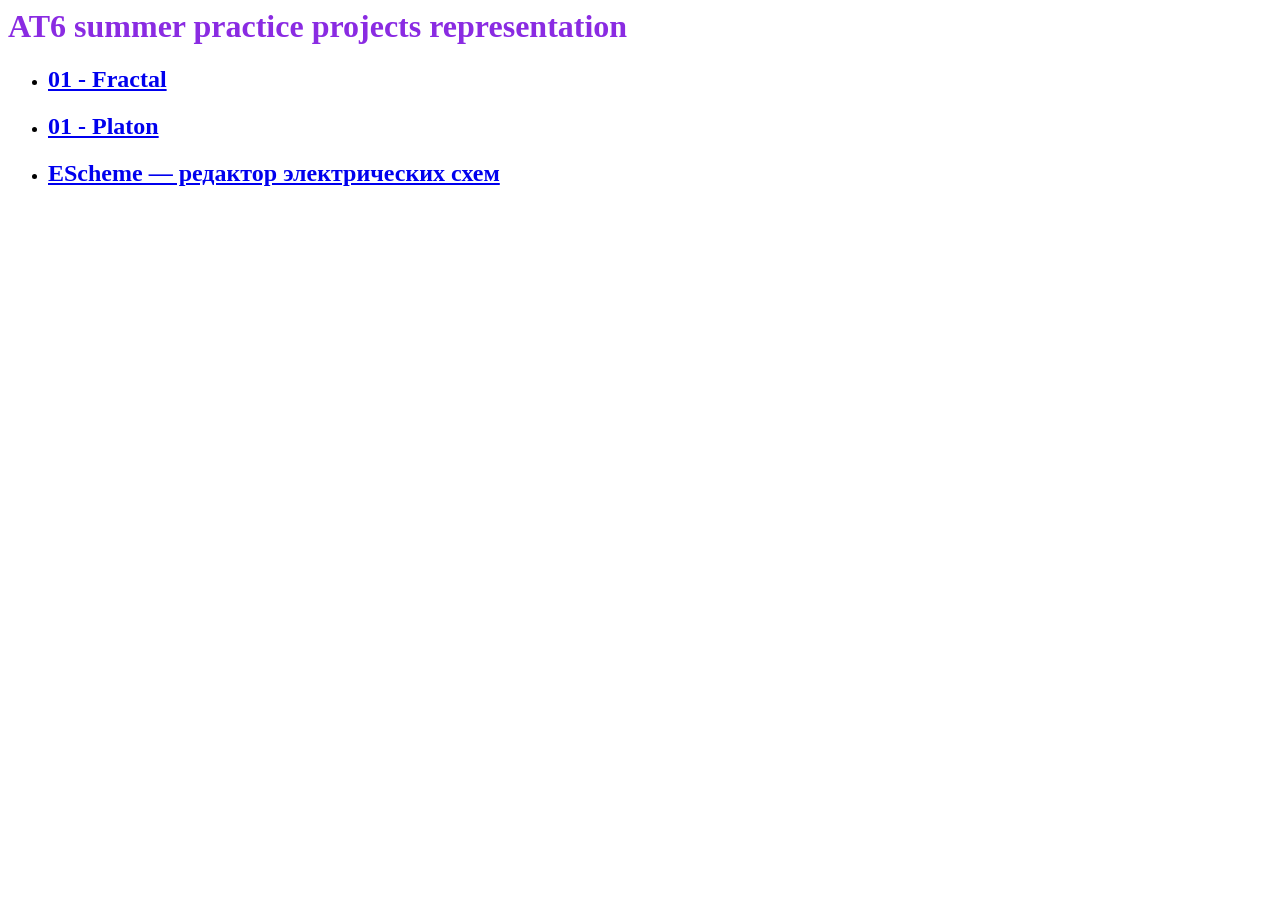
<file: index.html>
<!DOCKTYPE html>
<html lang="en" class="nontranslate" translate="no">
  <head>
    <title> AT6 </title>
    <meta charset="utf-8"/>
  </head>
  <body>
    <h1 style="color: blueviolet;"> AT6 summer practice projects representation </h1>
    <ul>
      <li><h2><a href="/01-fractal">01 - Fractal</a></h2></li>
      <li><h2><a href="/02-platon">01 - Platon</a></h2></li>
      <li><h2><a href="/EScheme/">EScheme — редактор электрических схем</a></h2></li>
    </ul>
  </body>
</html>
</file>
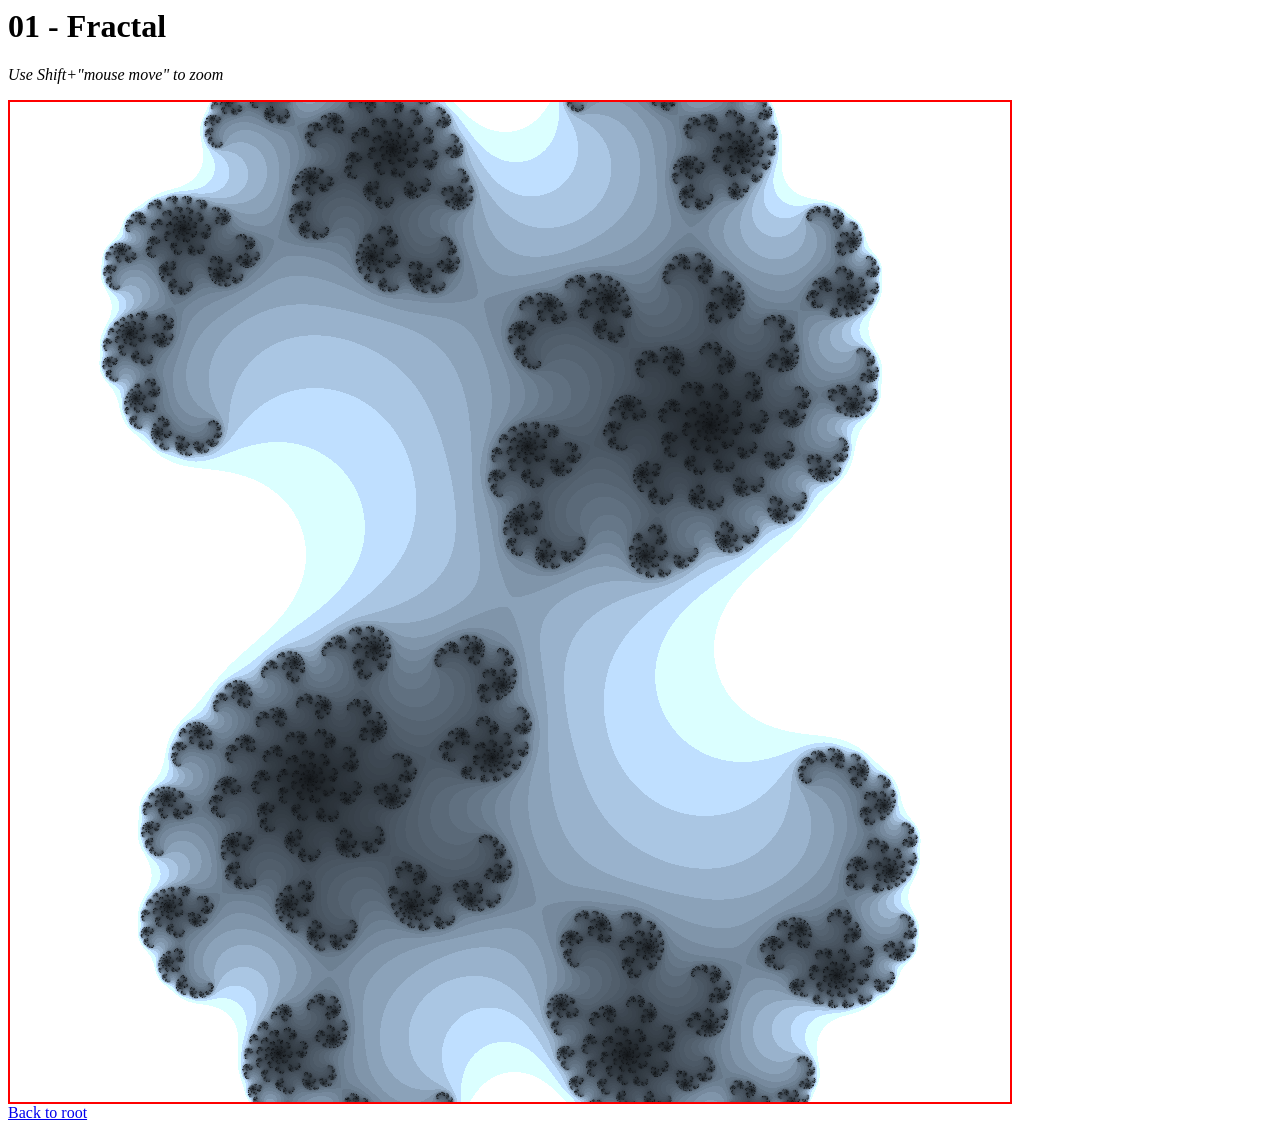
<file: 01-fractal/index.html>
<!DOCKTYPE html>
<html lang="ru" class="notranslate" translate="no">
  <head>
    <meta name="google" content="notranslate"> 
    <title> 01 - Fractal </title>
    <meta charset="utf-8"/>
    <script src="./main.js"></script>
  </head>
  <body>
    <h1><b>01 - Fractal</b></h1>
    <p><i>Use Shift+"mouse move" to zoom</i></p>
    <canvas id="mainCanvas" width="1000px" height="1000px" style="border: 2px solid red"></canvas><br/>
    <a href="/">Back to root</a>
  </body>
</html>
</file>
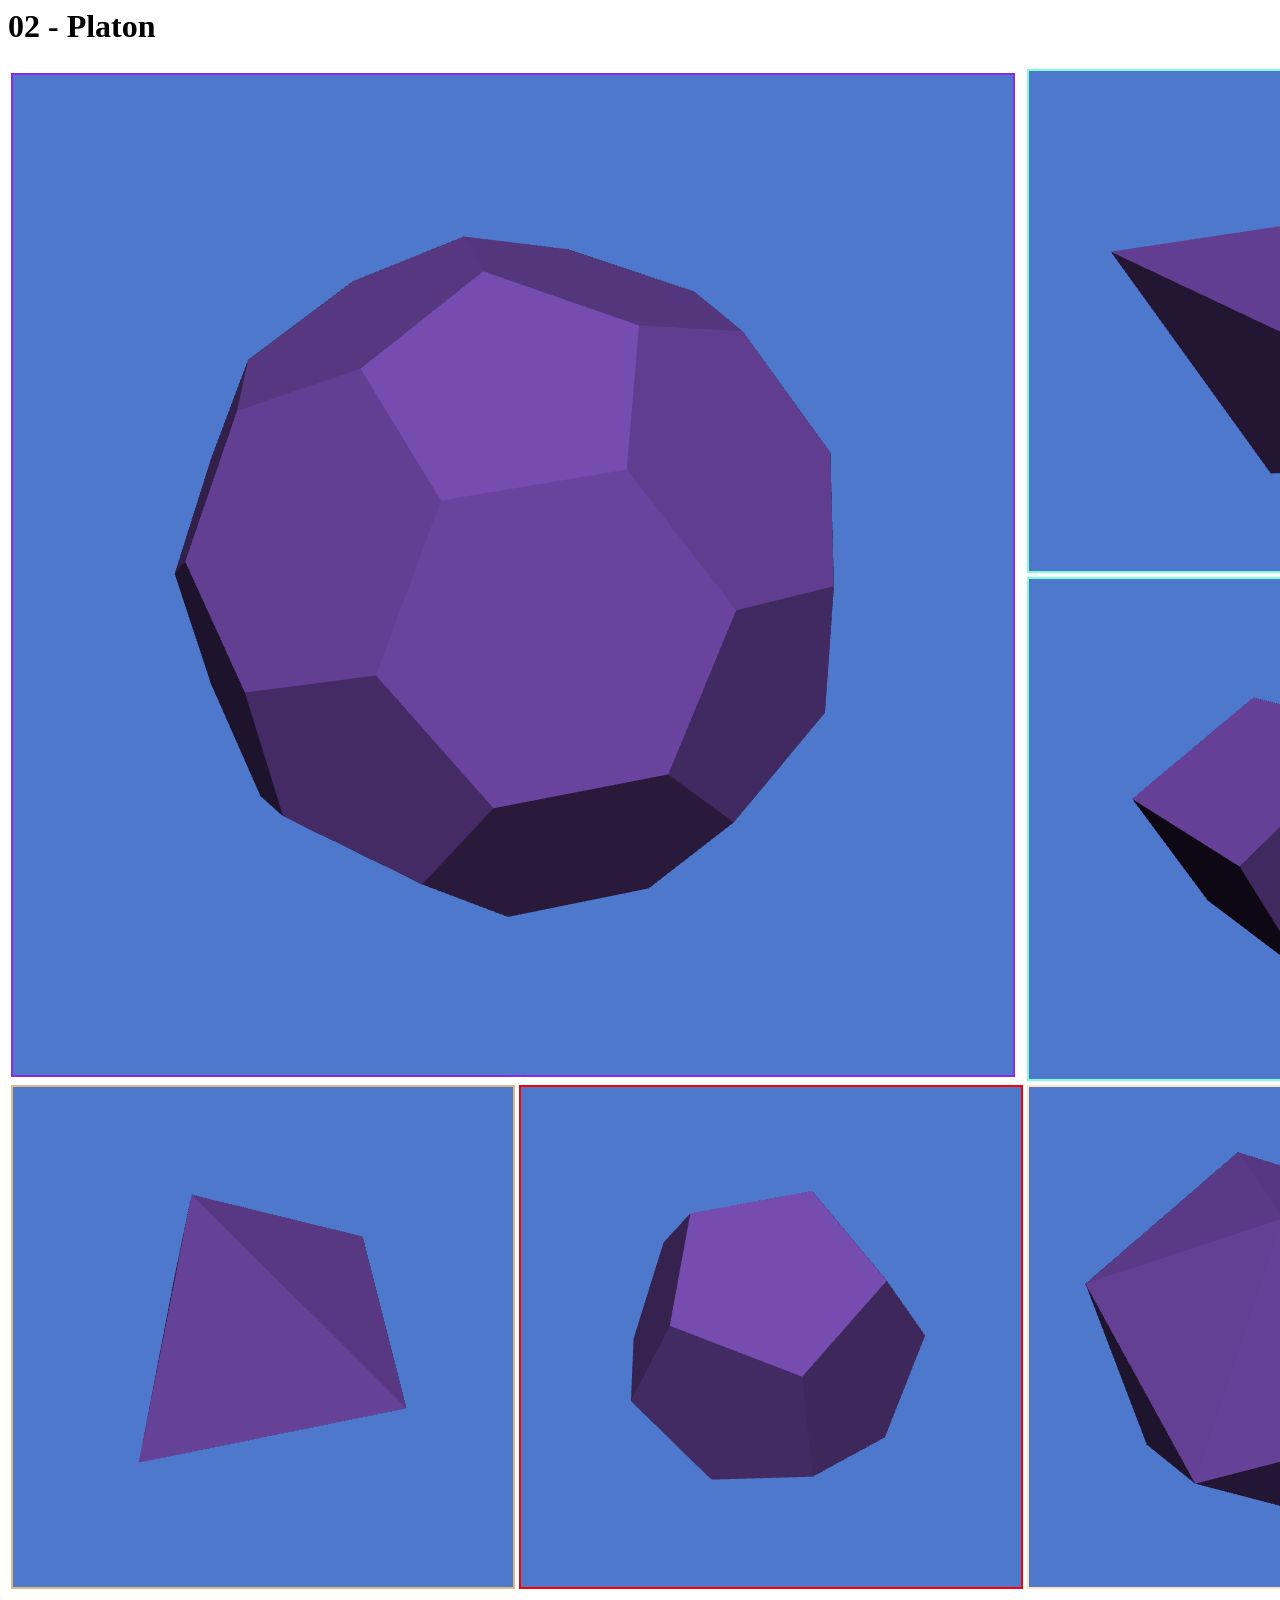
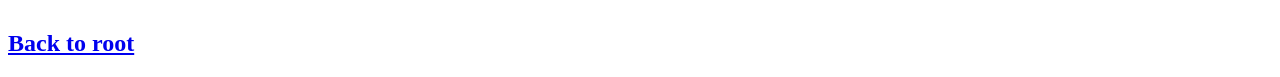
<file: 02-platon/index.html>
<!DOCKTYPE html>
<html lang="ru" class="notranslate" translate="no">
  <head>
    <meta name="google" content="notranslate"> 
    <title> AT6 </title>
    <meta charset="utf-8"/>
    <script src="./main.js"></script>
  </head>
  <body>
    <h1><b>02 - Platon</b></h1>
    <table>
      <tr>
        <td rowspan="2" colspan="2">
          <canvas id="can0" width="1000px" height="1000px" style="border: 2px solid blueviolet"></canvas>
        </td>
        <td>
          <canvas id="can5" width="500px" height="500px" style="border: 2px solid aquamarine"></canvas>      
        </td>
      </tr>
      <tr>
        <td>
          <canvas id="can1" width="500px" height="500px" style="border: 2px solid aquamarine"></canvas>
        </td>
      </tr>
      <tr>
        <td>
          <canvas id="can2" width="500px" height="500px" style="border: 2px solid burlywood"></canvas>
        </td>
        <td>
          <canvas id="can3" width="500px" height="500px" style="border: 2px solid red"></canvas>
        </td>
        <td>
          <canvas id="can4" width="500px" height="500px" style="border: 2px solid bisque"></canvas>
        </td>
      </tr>
    </table><br/>
    <h2><a href="/">Back to root</a></h2>
  </body>
</html>
</file>
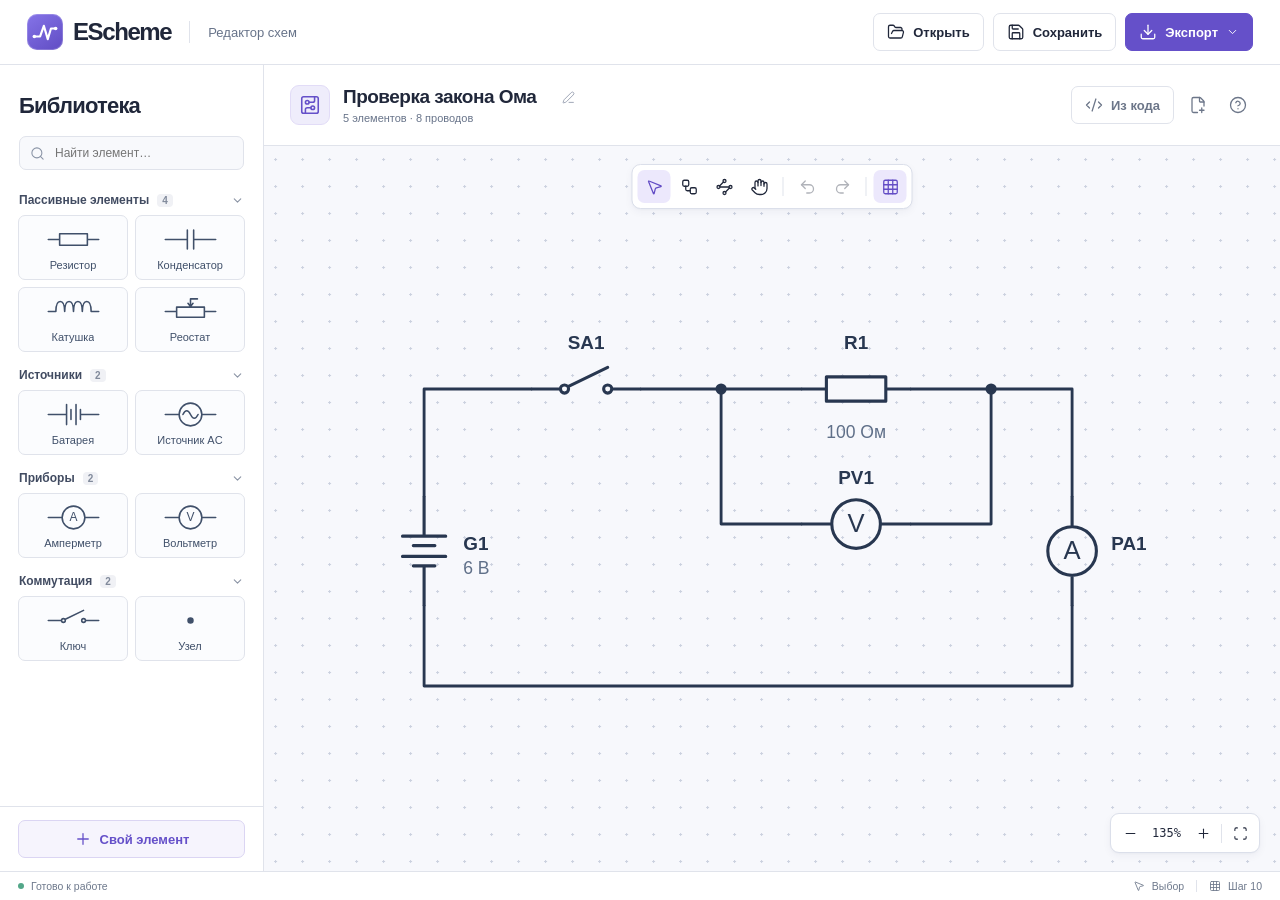
<file: EScheme/index.html>
<!doctype html>
<html lang="ru">
  <head>
    <meta charset="utf-8" />
    <meta name="viewport" content="width=device-width,initial-scale=1" />
    <meta name="theme-color" content="#f8f9fc" />
    <title>EScheme — редактор электрических схем</title>
    <link
      rel="icon"
      href="data:image/svg+xml,%3Csvg xmlns='http://www.w3.org/2000/svg' viewBox='0 0 40 40'%3E%3Crect width='40' height='40' rx='10' fill='%236451ca'/%3E%3Cpath d='M5 22h9l5-12 4 20 4-10h8' fill='none' stroke='white' stroke-width='3'/%3E%3C/svg%3E"
    />
    <script type="module" crossorigin src="./assets/index-5kNGmpjt.js"></script>
    <link rel="stylesheet" crossorigin href="./assets/index-BUIJkQqw.css">
  </head>
  <body>
    <div id="app"></div>
  </body>
</html>
</file>
<file: EScheme/assets/index-BUIJkQqw.css>
:root{font-family:Inter,-apple-system,BlinkMacSystemFont,Segoe UI,Arial,sans-serif;color:#20273a;background:#fff;font-synthesis:none;--violet: #6550c9;--line: #e0e3eb;--muted: #677389;--navy: #283750}*{box-sizing:border-box}body{margin:0}button,input{font:inherit}button{cursor:pointer;color:inherit}button:focus-visible,input:focus-visible,summary:focus-visible{outline:2px solid #8473e5;outline-offset:2px}button{border:0;background:transparent}button:disabled{opacity:.35;cursor:default}button svg,.search svg,.doc-icon svg,.doc-title svg,footer svg{width:18px;height:18px;display:block;flex:none;stroke-width:1.7}#app{display:flex;flex-direction:column;height:100dvh;min-height:370px}header{height:65px;flex:none;display:flex;align-items:center;border-bottom:1px solid var(--line);padding:0 27px;gap:18px;z-index:4;background:#fff}.brand{display:flex;align-items:center;font-size:24px;letter-spacing:-1.4px;font-weight:750;gap:10px;line-height:1}.brandmark{width:36px;height:36px;border-radius:10px;display:grid;place-items:center;background:linear-gradient(145deg,#8574e8,#604cc3);box-shadow:inset 0 0 0 1px #fff3}.brandmark svg{width:32px}.header-divider,.tools i,.zoom i,.footer-right i{height:22px;width:1px;background:var(--line);display:block}.app-type{font-size:13px;color:var(--muted)}.header-actions,.doc-actions,.toolset{display:flex;align-items:center;gap:7px}.header-actions{margin-left:auto;gap:9px}.btn,.icon-btn{display:inline-flex;align-items:center;justify-content:center;gap:8px;border-radius:7px;font-size:13px;font-weight:550}.btn{padding:9px 13px;min-height:36px;border:1px solid var(--line);background:#fff}.btn:hover,.icon-btn:hover,.category:hover{background:#f3f3f9}.btn.primary{background:var(--violet);color:#fff;border-color:var(--violet)}.btn.primary:hover{background:#5440b7}#export svg:last-child{width:13px}.export-wrap{position:relative}.menu{position:absolute;top:calc(100% + 7px);right:0;min-width:167px;padding:5px;border:1px solid var(--line);background:#fff;border-radius:9px;box-shadow:0 8px 22px #2532591c}.menu button{border:0;justify-content:flex-start;width:100%}.icon-btn{width:33px;height:33px;flex:none}.icon-btn.active{background:#ece8fc;color:#634dc5}.icon-btn.active:hover{background:#e4defb}main{display:flex;flex:1;min-height:0;position:relative}aside{width:264px;flex:none;border-right:1px solid var(--line);display:flex;flex-direction:column;background:#fff;z-index:3}.library-head{padding:23px 19px 13px}.kicker{font-size:9px;letter-spacing:1.6px;color:#7970a2;font-weight:750}h2{margin:5px 0 17px;font-size:22px;letter-spacing:-.8px}.search{display:flex;align-items:center;gap:8px;border:1px solid var(--line);border-radius:7px;background:#f8f9fc;padding:8px 10px;color:#8993a5}.search svg{width:15px;height:15px}.search input{width:100%;background:transparent;border:0;outline:none;font-size:12px;color:var(--navy)}#groups{overflow:auto;padding:0 18px 12px;flex:1;scrollbar-width:thin}.category{display:flex;align-items:center;gap:8px;padding:10px 1px 8px;cursor:pointer;list-style:none;font-size:12px;font-weight:650;color:#414b61}.category::-webkit-details-marker{display:none}.category .cnt{font-size:10px;color:#818a9b;background:#f0f1f5;padding:1px 5px;border-radius:4px;font-weight:550}.category svg{width:13px;height:13px;margin-left:auto;color:#8b94a5}.category svg{transform:rotate(-90deg)}details[open]>.category svg{transform:none}.cards{display:grid;grid-template-columns:1fr 1fr;gap:7px;margin-bottom:6px}.part{min-width:0;display:flex;align-items:center;justify-content:center;flex-direction:column;gap:5px;height:65px;border:1px solid var(--line);border-radius:7px;background:#fbfcfe;font-size:11px;font-weight:500;color:#40506a}.part:hover{background:#f4f1ff;border-color:#ad9fe4;color:var(--violet)}.thumbnail{width:57px;height:29px;display:block}.part span{overflow:hidden;text-overflow:ellipsis;white-space:nowrap;max-width:95%}.library-foot{padding:13px 18px;border-top:1px solid var(--line)}.library-foot button{width:100%;color:var(--violet);background:#f6f4fd;border-color:#dbd5f3}.workspace{display:flex;flex-direction:column;min-width:0;flex:1}.document{height:81px;padding:0 26px;display:flex;align-items:center;gap:13px;border-bottom:1px solid var(--line)}.doc-icon{background:#efedfb;border:1px solid #e2dcf7;border-radius:9px;width:40px;height:40px;color:var(--violet);display:grid;place-items:center}.doc-icon svg{width:22px;height:22px}.doc-copy{min-width:0}.doc-title{display:flex;align-items:center;gap:8px}.doc-title input{font-size:19px;font-weight:650;letter-spacing:-.5px;color:inherit;border:0;background:transparent;min-width:0;max-width:100%;padding:0}.doc-title label{cursor:pointer;color:#98a0b1}.doc-title svg{width:13px;height:13px}.doc-meta{font-size:11px;color:var(--muted);margin-top:4px}.doc-actions{margin-left:auto;color:#6c7689}.stage{position:relative;flex:1;min-height:0;isolation:isolate;background:#f7f8fc}#paper{position:absolute;inset:0;overflow:hidden;touch-action:none;--spacing: 20px;background-image:radial-gradient(circle,#cbd1df 1px,transparent 1.2px);background-size:var(--spacing) var(--spacing)}#paper.no-grid{background-image:none}#paper>svg{display:block;overflow:hidden}.float{border:1px solid #dbdfea;background:#fff;border-radius:9px;box-shadow:0 3px 9px #2532590c,0 1px 2px #25325908}.tools,.zoom{position:absolute;display:flex;align-items:center;gap:5px;padding:5px}.tools{top:18px;left:50%;transform:translate(-50%)}.toolset{gap:2px}.tools i,.zoom i{height:19px;margin:0 2px}.zoom{bottom:18px;right:20px;gap:2px}.zoom .icon-btn{width:28px;height:28px}.zoom svg{width:15px;height:15px}#scale{font:12px ui-monospace,monospace;min-width:41px;text-align:center}.pin-dot{opacity:0}.joint-element:hover .pin-dot,.picked .pin-dot,.wire-mode .pin-dot,.pin-start .pin-dot{opacity:1}.pin-target,.wire-mode .joint-element,.wire-mode{cursor:crosshair}.joint-element{cursor:move}.picked [joint-selector=hit]{stroke:#a497df;stroke-dasharray:4 3;fill:#7256dc0b}.picked [joint-selector=line]{stroke:var(--violet)}.pin-start .pin-dot{fill:#6550c9}.junction-mode .joint-cell,.junction-mode .pin-target{cursor:default}.junction-mode [data-type="escheme.Junction"],.junction-mode [data-type="escheme.Junction"] .pin-target{cursor:grab}.junction-mode [data-type="escheme.Junction"] .pin-dot{opacity:1;r:4.5px}.junction-mode [data-type="escheme.Part"] .pin-dot{opacity:0}.pan-mode,.pan-mode .joint-cell{cursor:grab!important}.pan-mode:active{cursor:grabbing!important}#mode-hint,#notice{position:absolute;bottom:20px;left:18px;padding:9px 12px;border-radius:8px;background:#eeebfa;color:#5842ac;font-size:12px;max-width:calc(100% - 190px)}#notice{bottom:68px;background:#283750;color:#fff;z-index:4}#inspector{position:absolute;top:72px;right:17px;width:194px;padding:13px;font-size:12px}.inspect-title{display:flex;align-items:center;justify-content:space-between;font-weight:650}.inspect-actions{display:flex;margin-top:8px;gap:5px}.inspect-actions button{border:1px solid var(--line)}footer{height:29px;flex:none;display:flex;align-items:center;justify-content:space-between;border-top:1px solid var(--line);font-size:10.5px;color:#6e798c;padding:0 18px}.status,.footer-right{display:flex;align-items:center;gap:7px}.status b{width:6px;height:6px;background:#53a789;border-radius:50%}.footer-right svg{width:12px;height:12px}.footer-right i{height:12px;margin:0 5px}dialog{color:inherit;border:1px solid var(--line);border-radius:14px;padding:23px;width:min(450px,94vw);max-height:90dvh;box-shadow:0 20px 90px #20283d33}dialog:has(#circuit-code){width:min(650px,94vw)}.code-links{display:flex;flex-wrap:wrap;align-items:center;justify-content:space-between;gap:12px}.code-links a,.code-links button{color:var(--violet);font-size:13px}#circuit-code{width:100%;height:min(35vh,270px);resize:vertical;padding:10px;border:1px solid var(--line);border-radius:6px;font:12px/1.5 ui-monospace,monospace}#code-error{overflow-wrap:anywhere;color:#a12e38}dialog::backdrop{background:#20283d55}.dialog-top{display:flex;align-items:center;justify-content:space-between;margin-bottom:16px}.dialog-top h2{font-size:20px;margin:0}dialog p{font-size:13px;line-height:1.55;color:#566277}.field{display:flex;flex-direction:column;font-size:12px;font-weight:550;color:#515b70;gap:5px;margin-top:11px}.field input{width:100%;padding:7px 9px;border:1px solid #d7dce6;border-radius:6px;color:var(--navy);font-size:13px}.dialog-actions{display:flex;justify-content:flex-end;gap:8px;margin-top:16px}.upload{display:grid;place-items:center;gap:8px;padding:17px;border:1px dashed #b6abde;border-radius:8px;background:#faf9ff;color:var(--violet);font-size:13px;cursor:pointer}.upload svg{width:24px}.pin-editor{position:relative;margin:12px auto;max-width:100%;line-height:0;cursor:crosshair;touch-action:manipulation;outline:1px dashed #c8c6d6}.pin-editor img{width:100%;height:100%;pointer-events:none}.pin-marker{position:absolute;transform:translate(-50%,-50%);width:16px;height:16px;border-radius:50%;background:var(--violet);color:#fff;font:10px/16px Arial;text-align:center}.empty{font-size:12px;color:var(--muted)}#toggle-lib{display:none}[hidden]{display:none!important}@media(max-width:960px){aside{width:228px}.library-head,.library-foot{padding-left:14px;padding-right:14px}#groups{padding-left:13px;padding-right:13px}.document{padding:0 17px}.tools{top:12px}#inspector{top:62px}}@media(max-width:740px){header{height:55px;padding:0 12px;gap:8px}.brand{font-size:21px;gap:7px}.brandmark{width:30px;height:30px}.brandmark svg{width:27px}.app-type,.header-divider{display:none}.header-actions{gap:5px}.header-actions .btn{padding:7px 9px}#from-code span{display:none}#from-code{min-height:33px;padding:6px}.header-actions>#open span,.header-actions>#save span{display:none}aside{display:none}aside.open{display:flex;position:absolute;top:65px;bottom:0;left:0;width:234px;box-shadow:3px 8px 18px #20283d22}.document{height:65px;padding:0 10px;gap:7px}.doc-icon{display:none}.doc-title input{font-size:16px}.doc-actions{gap:1px}#toggle-lib{display:flex}.doc-meta{font-size:10px}.tools{top:10px}.zoom{right:10px;bottom:10px}#mode-hint{bottom:57px;max-width:90%}#notice{bottom:100px;max-width:90%}#inspector{top:auto;bottom:57px;right:10px}.library-head{padding-top:11px}.library-head h2{font-size:18px;margin-bottom:10px}.footer-right{gap:3px}.kicker{display:none}}
</file>
